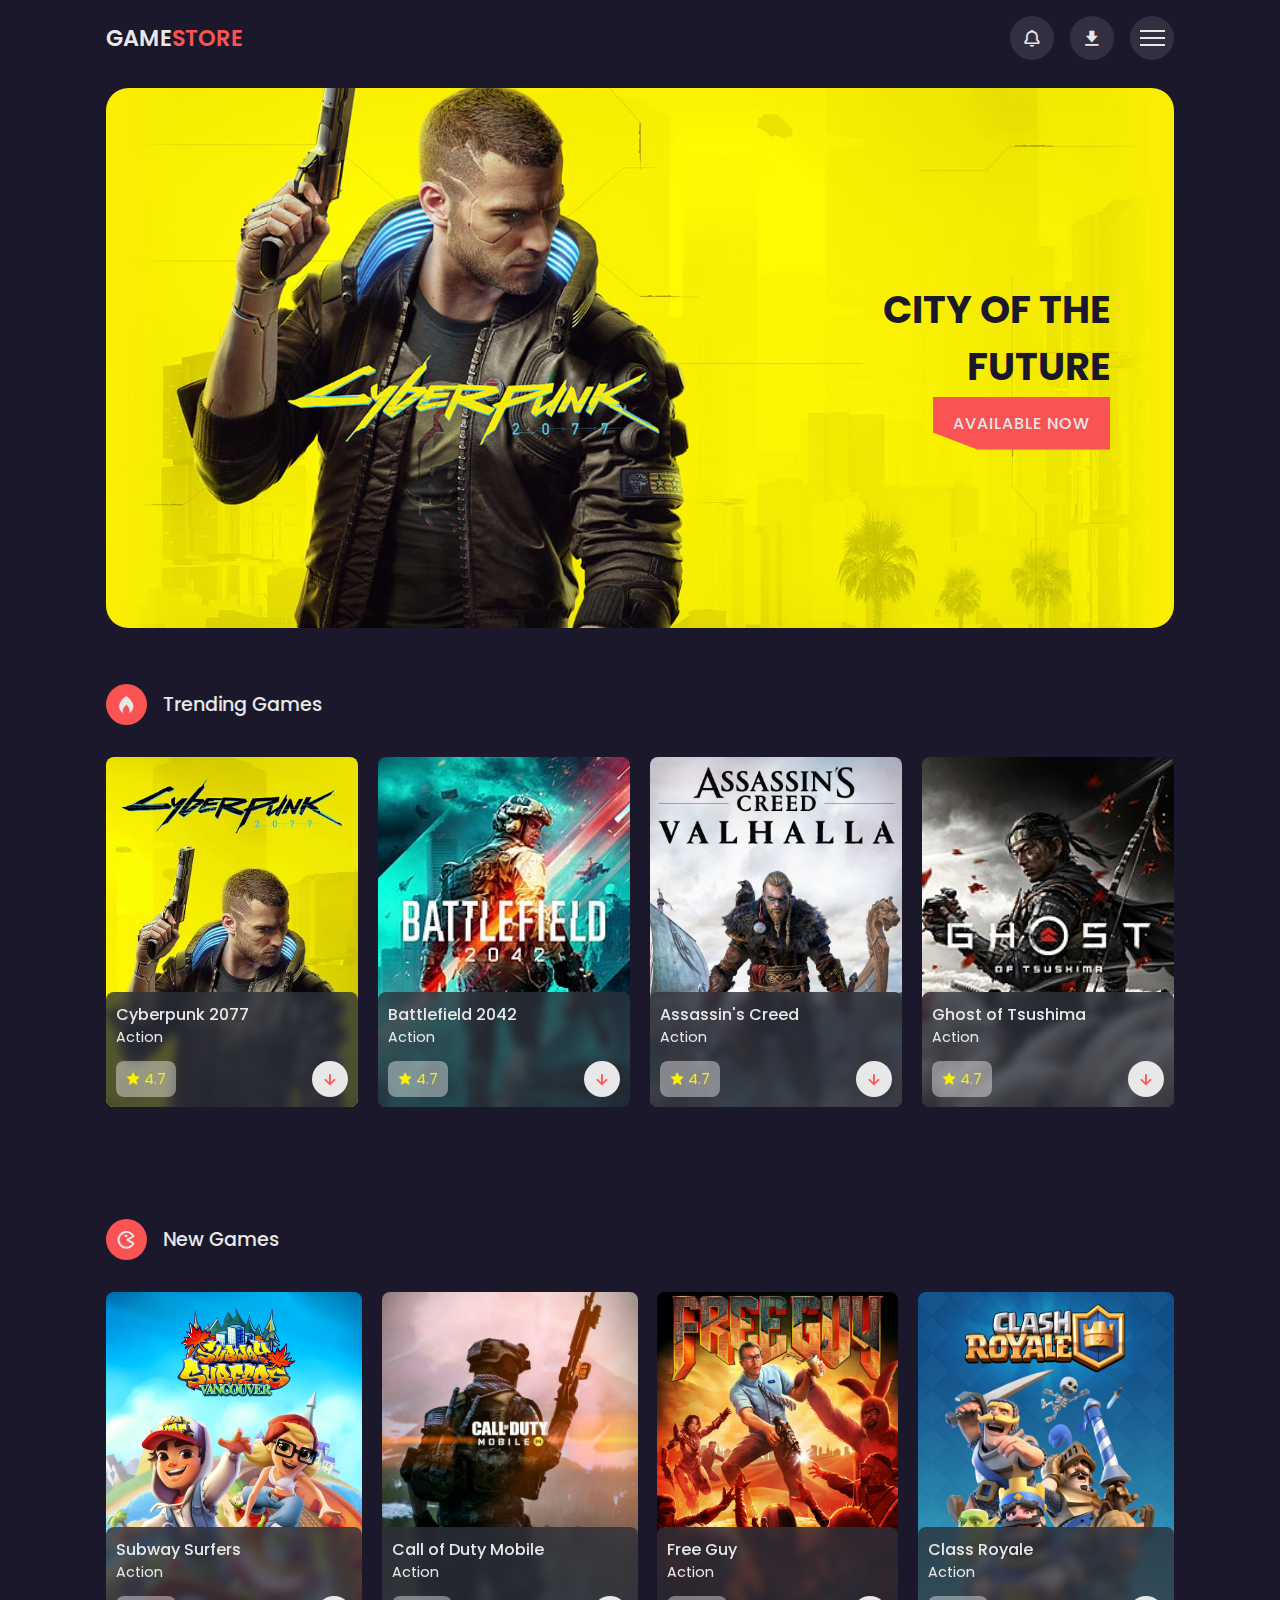
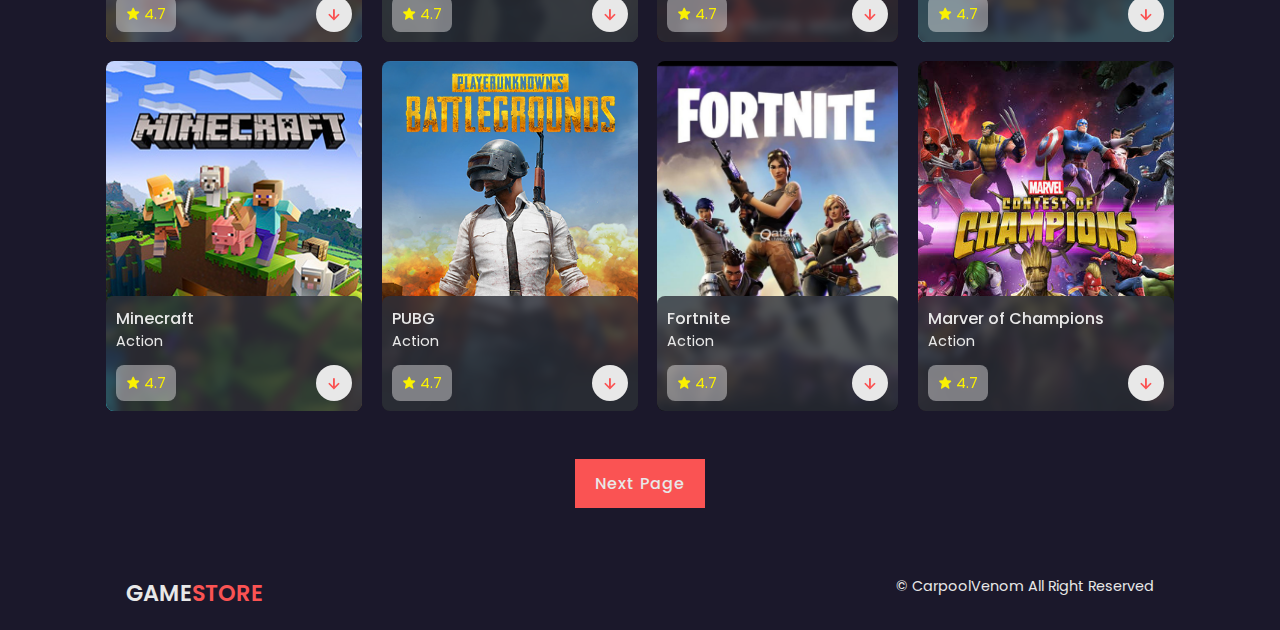
<file: Index.html>
<!DOCTYPE html>
<html lang="en">
  <head>
    <meta charset="UTF-8" />
    <meta name="viewport" content="width=device-width, initial-scale=1.0" />
    <meta http-equiv="X-UA-Compatible" content="ie=edge" />
    <title>Responsive Games Website</title>
    <!-- Fav Icon -->
    <link rel="shortcut icon" href="img/fav.png" type="image/x-icon" />
    <!-- Link To CSS -->
    <link rel="stylesheet" href="css/style.css" />
    <!-- Link To CSS -->
    <link rel="stylesheet" href="css/Swiper-bundle.min.css" />
    <!-- Box Icons -->
    <link
      href="https://unpkg.com/boxicons@2.1.4/css/boxicons.min.css"
      rel="stylesheet"
    />
  </head>
  <body>
    <!-- Custom Scroll Bar -->
    <div class="progress">
      <div class="progress-bar" id="scroll-bar"></div>
    </div>
    
    <!-- Header -->
    <header>
      <!-- Nav -->
      <div class="nav container">
        <!-- Logo -->
        <a href="index.html" class="logo">Game<span>Store</span></a>

        <!-- Nav Icons -->
        <div class="nav-icons">
          <i class="bx bx-bell bx-tada" id="bell-icon"></i>
          <i class="bx bxs-download"></i>
          <div class="menu-icon">
            <div class="line1"></div>
            <div class="line2"></div>
            <div class="line3"></div>
          </div>
        </div>
        <!-- Menu -->
        <div class="menu">
          <img src="img/menu.png" alt="" />
          <div class="navbar">
            <li><a href="index.html">Home</a></li>
            <li><a href="#trending">Trending</a></li>
            <li><a href="#new">New Games</a></li>
            <li><a href="#action">Actions Games</a></li>
            <li><a href="#contact">Contact Us</a></li>
          </div>
        </div>

        <!-- Notification -->
        <div class="notification">
          <div class="notification-box">
            <i class="bx bxs-check-circle"></i>
            <p>Congratuliation, Your game download successfully.</p>
          </div>
          <div class="notification-box box-color">
            <i class="bx bxs-x-circle"></i>
            <p>Could not apply changes.</p>
          </div>
        </div>
      </div>
    </header>

    <!-- Home Section Start -->
    <section class="home container" id="home">
      <img src="img/home.png" alt="" />
      <div class="home-text">
        <h1>
          CITY OF THE <br />
          FUTURE
        </h1>
        <a href="#" class="btn">Available Now</a>
      </div>
    </section>
    <!-- Home Section End -->

    <!-- Trending Section Start-->
    <section class="trending container" id="trending">
      <div class="heading">
        <i class="bx bxs-flame"></i>
        <h2>Trending Games</h2>
      </div>
      <!-- Content-->
      <div class="trending-content swiper">
        <div class="swiper-wrapper">
          <!-- Slide 1 -->
          <div class="swiper-slide">
            <div class="box">
              <img src="img/trending1.webp" alt="" />
              <div class="box-text">
                <h2>Cyberpunk 2077</h2>
                <h3>Action</h3>
                <div class="rating-download">
                  <div class="rating">
                    <i class="bx bxs-star"></i>
                    <span>4.7</span>
                  </div>
                  <a href="#" class="box-btn"
                    ><i class="bx bx-down-arrow-alt"></i
                  ></a>
                </div>
              </div>
            </div>
          </div>

          <!-- Slide 2 -->
          <div class="swiper-slide">
            <div class="box">
              <img src="img/trending2.jpg" alt="" />
              <div class="box-text">
                <h2>Battlefield 2042</h2>
                <h3>Action</h3>
                <div class="rating-download">
                  <div class="rating">
                    <i class="bx bxs-star"></i>
                    <span>4.7</span>
                  </div>
                  <a href="#" class="box-btn"
                    ><i class="bx bx-down-arrow-alt"></i
                  ></a>
                </div>
              </div>
            </div>
          </div>

          <!-- Slide 3 -->
          <div class="swiper-slide">
            <div class="box">
              <img src="img/trending3.jpg" alt="" />
              <div class="box-text">
                <h2>Assassin's Creed</h2>
                <h3>Action</h3>
                <div class="rating-download">
                  <div class="rating">
                    <i class="bx bxs-star"></i>
                    <span>4.7</span>
                  </div>
                  <a href="#" class="box-btn"
                    ><i class="bx bx-down-arrow-alt"></i
                  ></a>
                </div>
              </div>
            </div>
          </div>

          <!-- Slide 4 -->
          <div class="swiper-slide">
            <div class="box">
              <img src="img/trending4.jpg" alt="" />
              <div class="box-text">
                <h2>Ghost of Tsushima</h2>
                <h3>Action</h3>
                <div class="rating-download">
                  <div class="rating">
                    <i class="bx bxs-star"></i>
                    <span>4.7</span>
                  </div>
                  <a href="#" class="box-btn"
                    ><i class="bx bx-down-arrow-alt"></i
                  ></a>
                </div>
              </div>
            </div>
          </div>

          <!-- Slide 5 -->
          <div class="swiper-slide">
            <div class="box">
              <img src="img/trending5.png" alt="" />
              <div class="box-text">
                <h2>GTA V</h2>
                <h3>Action</h3>
                <div class="rating-download">
                  <div class="rating">
                    <i class="bx bxs-star"></i>
                    <span>4.7</span>
                  </div>
                  <a href="#" class="box-btn"
                    ><i class="bx bx-down-arrow-alt"></i
                  ></a>
                </div>
              </div>
            </div>
          </div>

          <!-- Slide 6 -->
          <div class="swiper-slide">
            <div class="box">
              <img src="img/trending6.jpg" alt="" />
              <div class="box-text">
                <h2>Dying Light 2</h2>
                <h3>Action</h3>
                <div class="rating-download">
                  <div class="rating">
                    <i class="bx bxs-star"></i>
                    <span>4.7</span>
                  </div>
                  <a href="#" class="box-btn"
                    ><i class="bx bx-down-arrow-alt"></i
                  ></a>
                </div>
              </div>
            </div>
          </div>

          <!-- Slide 7 -->
          <div class="swiper-slide">
            <div class="box">
              <img src="img/trending7.png" alt="" />
              <div class="box-text">
                <h2>Halo Infinite</h2>
                <h3>Action</h3>
                <div class="rating-download">
                  <div class="rating">
                    <i class="bx bxs-star"></i>
                    <span>4.7</span>
                  </div>
                  <a href="#" class="box-btn"
                    ><i class="bx bx-down-arrow-alt"></i
                  ></a>
                </div>
              </div>
            </div>
          </div>

          <!-- Slide 8 -->
          <div class="swiper-slide">
            <div class="box">
              <img src="img/trending8.png" alt="" />
              <div class="box-text">
                <h2>Resident Evil Village</h2>
                <h3>Action</h3>
                <div class="rating-download">
                  <div class="rating">
                    <i class="bx bxs-star"></i>
                    <span>4.7</span>
                  </div>
                  <a href="#" class="box-btn"
                    ><i class="bx bx-down-arrow-alt"></i
                  ></a>
                </div>
              </div>
            </div>
          </div>
        </div>
      </div>
    </section>
    <!-- Trending Section End-->

    <!-- New Section Start-->
    <section class="new container" id="new">
      <div class="heading">
        <i class="bx bx-game"></i>
        <h2>New Games</h2>
      </div>
      <!-- Content -->
      <div class="new-content">
        <!-- Box 1-->
        <div class="box">
          <img src="img/new1.jpg" alt="" />
          <div class="box-text">
            <h2>Subway Surfers</h2>
            <h3>Action</h3>
            <div class="rating-download">
              <div class="rating">
                <i class="bx bxs-star"></i>
                <span>4.7</span>
              </div>
              <a href="download.html" class="box-btn"
                ><i class="bx bx-down-arrow-alt"></i
              ></a>
            </div>
          </div>
        </div>
        <!-- Box 2-->
        <div class="box">
          <img src="img/new2.jpg" alt="" />
          <div class="box-text">
            <h2>Call of Duty Mobile</h2>
            <h3>Action</h3>
            <div class="rating-download">
              <div class="rating">
                <i class="bx bxs-star"></i>
                <span>4.7</span>
              </div>
              <a href="#" class="box-btn"
                ><i class="bx bx-down-arrow-alt"></i
              ></a>
            </div>
          </div>
        </div>
        <!-- Box 3-->
        <div class="box">
          <img src="img/new3.jpg" alt="" />
          <div class="box-text">
            <h2>Free Guy</h2>
            <h3>Action</h3>
            <div class="rating-download">
              <div class="rating">
                <i class="bx bxs-star"></i>
                <span>4.7</span>
              </div>
              <a href="#" class="box-btn"
                ><i class="bx bx-down-arrow-alt"></i
              ></a>
            </div>
          </div>
        </div>
        <!-- Box 4-->
        <div class="box">
          <img src="img/new4.jpg" alt="" />
          <div class="box-text">
            <h2>Class Royale</h2>
            <h3>Action</h3>
            <div class="rating-download">
              <div class="rating">
                <i class="bx bxs-star"></i>
                <span>4.7</span>
              </div>
              <a href="#" class="box-btn"
                ><i class="bx bx-down-arrow-alt"></i
              ></a>
            </div>
          </div>
        </div>
        <!-- Box 5-->
        <div class="box">
          <img src="img/new5.png" alt="" />
          <div class="box-text">
            <h2>Minecraft</h2>
            <h3>Action</h3>
            <div class="rating-download">
              <div class="rating">
                <i class="bx bxs-star"></i>
                <span>4.7</span>
              </div>
              <a href="#" class="box-btn"
                ><i class="bx bx-down-arrow-alt"></i
              ></a>
            </div>
          </div>
        </div>
        <!-- Box 6-->
        <div class="box">
          <img src="img/new6.png" alt="" />
          <div class="box-text">
            <h2>PUBG</h2>
            <h3>Action</h3>
            <div class="rating-download">
              <div class="rating">
                <i class="bx bxs-star"></i>
                <span>4.7</span>
              </div>
              <a href="#" class="box-btn"
                ><i class="bx bx-down-arrow-alt"></i
              ></a>
            </div>
          </div>
        </div>
        <!-- Box 7-->
        <div class="box">
          <img src="img/new7.png" alt="" />
          <div class="box-text">
            <h2>Fortnite</h2>
            <h3>Action</h3>
            <div class="rating-download">
              <div class="rating">
                <i class="bx bxs-star"></i>
                <span>4.7</span>
              </div>
              <a href="#" class="box-btn"
                ><i class="bx bx-down-arrow-alt"></i
              ></a>
            </div>
          </div>
        </div>
        <!-- Box 8-->
        <div class="box">
          <img src="img/new8.jpg" alt="" />
          <div class="box-text">
            <h2>Marver of Champions</h2>
            <h3>Action</h3>
            <div class="rating-download">
              <div class="rating">
                <i class="bx bxs-star"></i>
                <span>4.7</span>
              </div>
              <a href="#" class="box-btn"
                ><i class="bx bx-down-arrow-alt"></i
              ></a>
            </div>
          </div>
        </div>
        
      </div>
      <div class="next-page">
        <a href="#">Next Page</a>
      </div>
    </section>
    <!-- New Section End-->
    <!--  Copyright-->
<div class="copyright container">
  <a href="#" class="logo">Game<span>Store</span></a>
  <p>&#169; CarpoolVenom All Right Reserved</p>
</div>
    <!-- Link Swiper File -->
    <script src="js/Swiper-bundle.min.js"></script>
    <!-- Link To Js -->
    <script src="js/main.js"></script>
  </body>
</html>
</file>
<file: css/style.css>
/* Google Fonts */
@import url("https://fonts.googleapis.com/css2?family=Poppins:wght@400;500;600;700&display=swap");
* {
  font-family: "Poppins", sans-serif;
  margin: 0;
  padding: 0;
  scroll-behavior: smooth;
  box-sizing: border-box;
  list-style: none;
  text-decoration: none;
  scroll-padding-top: 2rem;
}

/* Variables */
:root {
  --main-color: #fa5353;
  /* second color choise */
  /* --main-color:#0d81ec */
  --dark-color: #1b182b;
  --light-color: #322f40;
  --text-color: hsl(0, 0%, 91%);
}
::selection {
  color: var(--text-color);
  background: var(--main-color);
}
section {
  padding: 4rem 0 3rem;
}
img {
  width: 100%;
}

body {
  color: var(--text-color);
  background: var(--dark-color);
}

.container {
  max-width: 1068px;
  margin: auto;
  width: 100%;
}

header {
  position: fixed;
  top: 0;
  left: 0;
  width: 100%;
  background: var(--dark-color);
  z-index: 100;
}

.nav {
  display: flex;
  align-items: center;
  justify-content: center;
  padding: 16px 0;
}

/* Logo */
.logo {
  font-size: 1.4rem;
  font-weight: 600;
  color: var(--text-color);
  text-transform: uppercase;
  margin: 0 auto 0 0;
}

.logo span {
  color: var(--main-color);
}

/* Nav Icons */
.nav-icons {
  display: flex;
  align-items: center;
  column-gap: 1rem;
}

.nav-icons .bx {
  font-size: 20px;
  height: 44px;
  width: 44px;
  display: grid;
  place-items: center;
  color: var(--text-color);
  background: var(--light-color);
  border-radius: 50%;
  cursor: pointer;
}

#bell-icon {
  position: relative;
}
#bell-icon span {
  content: "";
  width: 5px;
  height: 5px;
  border-radius: 50%;
  background: var(--main-color);
  position: absolute;
  top: 10px;
  right: 14px;
}

/* Menu Icon */
.menu-icon {
  display: flex;
  flex-direction: column;
  align-items: center;
  justify-content: center;
  row-gap: 5px;
  height: 44px;
  width: 44px;
  border-radius: 50%;
  background: var(--light-color);
  cursor: pointer;
  z-index: 200;
  transition: 0.3s;
}

.menu-icon div {
  display: block;
  background: var(--text-color);
  height: 2px;
  width: 25px;
  transition: 0.3s;
}

.move .line1 {
  transform: rotate(-45deg) translate(-5px, 5px);
}

.move .line2 {
  opacity: 0;
}

.move .line3 {
  transform: rotate(45deg) translate(-5px, -5px);
}

/* Menu */
.menu {
  position: fixed;
  left: 0;
  top: 0;
  width: 100%;
  height: 100%;
  background: rgba(0, 0, 14, 0.9);
  z-index: 106;
  display: flex;
  align-items: center;
  justify-content: space-between;
  transition: 0.5s;
  clip-path: circle(0% at 100% 0%);
}
.menu.active {
  clip-path: circle(144% at 100% 0%);
}

.menu img {
  width: 700px;
}

.navbar {
  display: grid;
  row-gap: 1rem;
  text-align: right;
  padding-right: 2rem;
}

.navbar a {
  font-size: 1.6rem;
  color: var(--text-color);
  font-weight: 500;
  transition: 0.2s;
}

.navbar a:hover {
  border-bottom: 4px solid var(--main-color);
  font-size: 1.8rem;
}

/* Notification */
.notification {
  position: absolute;
  top: 110%;
  right: 5rem;
  background: var(--light-color);
  width: 300px;
  height: 350px;
  border-right: 0.5rem;
  padding: 10px;
  display: flex;
  flex-direction: column;
  row-gap: 1rem;
  clip-path: circle(0% at 100% 0%);
}
.notification.active {
  clip-path: circle(144% at 100% 0%);
  transition: 0.3s;
}
.notification-box {
  display: flex;
  align-items: baseline;
  column-gap: 1rem;
  border-radius: 0.5rem;
  background: var(--dark-color);
  padding: 10px;
}

.notification-box .bx {
  color: #faf102;
}
.box-color {
  background: hsl(0, 0%, 100%, 0.4);
}

.box-color .bx {
  color: var(--main-color);
}

/* Home */
.home {
  position: relative;
  min-height: 540px;
  display: flex;
  align-items: center;
  justify-content: flex-end;
  margin-top: 5rem;
}

.home img {
  position: absolute;
  width: 100%;
  height: 100%;
  object-fit: cover;
  border-radius: 1.4rem;
  z-index: -1;
}

.home-text {
  padding-right: 4rem;
  text-align: right;
}

.home-text h1 {
  font-size: 2.4rem;
  text-transform: uppercase;
  color: var(--dark-color);
  margin-bottom: 1rem;
}
.btn {
  background: var(--main-color);
  padding: 15px 20px;
  color: var(--text-color);
  text-transform: uppercase;
  font-size: 1rem;
  letter-spacing: 1px;
  font-weight: 500;
  clip-path: polygon(0 0, 100% 0%, 100% 100%, 25% 100%, 0 68%);
}
.btn:hover {
  background: var(--light-color);
  transition: 0.3s all linear;
}

/* Heading */
.heading {
  display: flex;
  align-items: center;
  column-gap: 1rem;
  margin-bottom: 2rem;
}

.heading .bx {
  font-size: 21px;
  color: var(--text-color);
  background: var(--main-color);
  padding: 10px;
  border-radius: 5rem;
}

.heading h2 {
  font-size: 1.2rem;
  font-weight: 500;
}
.box {
  position: relative;
  width: 100%;
  height: 350px;
  border-radius: 0.5rem;
}
.box img {
  width: 100%;
  height: 100%;
  object-fit: cover;
  border-radius: 0.5rem;
}
.box .box-text {
  position: absolute;
  right: 0;
  left: 0;
  bottom: 0;
  padding: 10px;
  background: hsl(227, 14%, 20%, 0.8);
  backdrop-filter: blur(4px);
  border-radius: 0.5rem;
}

.box .box-text h2 {
  font-size: 1rem;
  font-weight: 500;
}

.box .box-text h3 {
  font-size: 0.9rem;
  font-weight: 400;
  margin-bottom: 0.8rem;
}
.rating-download {
  display: flex;
  justify-content: space-between;
}
.rating {
  display: flex;
  align-items: center;
  column-gap: 4px;
  background: hsl(0, 0%, 100%, 0.4);
  padding: 4px 10px;
  border-radius: 0.5rem;
}

.rating .bx {
  color: #faf102;
  font-size: 0.9rem;
}
.rating span {
  color: #faf102;
  font-size: 0.9rem;
}
.box-btn .bx {
  padding: 8px;
  background: var(--text-color);
  border-radius: 5rem;
  color: var(--main-color);
  font-weight: 400;
  font-size: 20px;
}

.box-btn .bx:hover {
  background: var(--dark-color);
}

/* New */
.new-content {
  display: grid;
  grid-template-columns: repeat(auto-fit, minmax(240px, auto));
  gap: 1.2rem;
}

.next-page {
  display: flex;
  justify-content: center;
  align-items: center;
  margin-top: 3rem;
}
.next-page a {
  background: var(--main-color);
  padding: 12px 20px;
  color: var(--text-color);
  letter-spacing: 1px;
  font-weight: 500;
}
.next-page a:hover {
  background: var(--light-color);
  transition: 0.3s all linear;
}

.copyright {
  display: flex;
  justify-content: space-between;
  padding: 20px;
}

.copyright p {
  font-size: 0.9rem;
  color: var(--text-color);
}

/* Download Page CSS */
.video-container video {
  width: 100%;
  aspect-ratio: 16/9;
}
.video-container {
  margin-top: 5rem;
}

.about {
  margin-top: 2rem;
}
.about h2 {
  display: inline-flex;
  font-size: 1.4rem;
  font-weight: 500;
  border-bottom: 4px solid var(--main-color);
}
.about p {
  font-size: 0.938rem;
  margin-top: 1rem;
  text-align: justify;
}

.screenshots h2 {
  display: inline-flex;
  font-size: 1.4rem;
  font-weight: 500;
  border-bottom: 4px solid var(--main-color);
  margin: 1.6rem 0;
}
.screenshots-content {
  display: grid;
  grid-template-columns: repeat(auto-fit, minmax(250px, auto));
  gap: 10px;
  justify-content: center;
  max-width: 800px;
  margin: auto;
  width: 100%;
}
.screenshots-content img {
  width: 100%;
  height: 440px;
  object-fit: cover;
}
.download {
  max-width: 800px;
  margin: auto;
  width: 100%;
  display: grid;
  justify-content: center;
  margin-top: 2rem;
}
.download h2 {
  text-align: center;
  font-size: 1.4rem;
  font-weight: 500;
  margin: 1.6rem 0;
}

.download-links {
  display: grid;
  grid-template-columns: repeat(3, 1fr);
  gap: 10px;
  margin-bottom: 2rem;
}
.download-links a {
  text-align: center;
  background: var(--main-color);
  padding: 12px 20px;
  color: var(--text-color);
  letter-spacing: 1px;
  font-weight: 500;
}
.download-links a:hover {
  background: var(--light-color);
  transition: 0.3s all linear;
}

/* Display block for Default Scroll Bar */
html::-webkit-scrollbar {
  display: none;
}
/* Custom Scroll Bar */
.progress {
  position: fixed;
  top: 0;
  left: 0;
  width: 100%;
  height: 4px;
  z-index: 300;
}
.progress-bar {
  height: 4px;
  background: var(--main-color);
  width: 0%;
}

/* Making Responsive / Breakpoints */
@media (max-width: 1080px) {
  .container {
    margin: 0 auto;
    width: 90%;
  }
  .nav {
    padding: 10px 0;
  }
  .notification {
    right: 4rem;
  }
  .menu img {
    width: 500px;
  }
  section {
    padding: 3rem 0 2rem;
  }
  .home {
    margin-top: 4rem !important;
    min-height: 440px;
  }
  .home img {
    border-radius: 1rem;
  }
  .new-content {
    grid-template-columns: repeat(auto-fit, minmax(200px, auto));
  }
  .video-content {
    margin-top: 5rem !important;
  }
}

/* For Medium Device */
@media (max-width: 774px) {
  .notification {
    right: 1rem;
  }
  .menu img {
    width: 400px;
  }
  .home {
    min-height: 300px;
  }
  .home-text h1 {
    font-size: 2rem;
  }
  .btn {
    padding: 12px 17px;
  }
  .screenshots-content {
    grid-template-columns: repeat(auto-fit, minmax(250px, 300px));
  }
}
@media (max-width: 560px) {
  .menu img {
    display: none;
  }
  .menu {
    justify-content: flex-end;
  }
  .nav {
    padding: 8px 0;
  }
  .nav-icons .bx,
  .menu-icon {
    height: 40px;
    width: 40px;
  }
  .home {
    min-height: 240px;
  }
  .home-text {
    padding-right: 1rem;
  }
  p {
    font-size: 0.875rem;
  }
  .download-links {
    grid-template-columns: 1fr;
  }
}

@media (max-width: 360px) {
  .logo {
    font-size: 1.2rem;
  }
  .navbar a {
    font-size: 1.3rem;
  }
  .navbar a:hover {
    font-size: 1.4rem;
  }
  .notification {
    width: 270px;
  }
  .home {
    min-height: 214px;
  }
  .home-text h1 {
    font-size: 1.4rem;
  }
  .heading .bx {
    padding: 8px;
  }
  .heading h2 {
    font-size: 1.1rem;
  }
  .box {
    height: 420px;
  }
  .copyright {
    flex-direction: column;
    align-items: center;
    row-gap: 1rem;
  }
  .copyright .logo {
    margin: 0;
  }
  .about h2,
 .screenshots h2 .download h2 {
    font-size: 1.2rem;
  }
}
</file>
